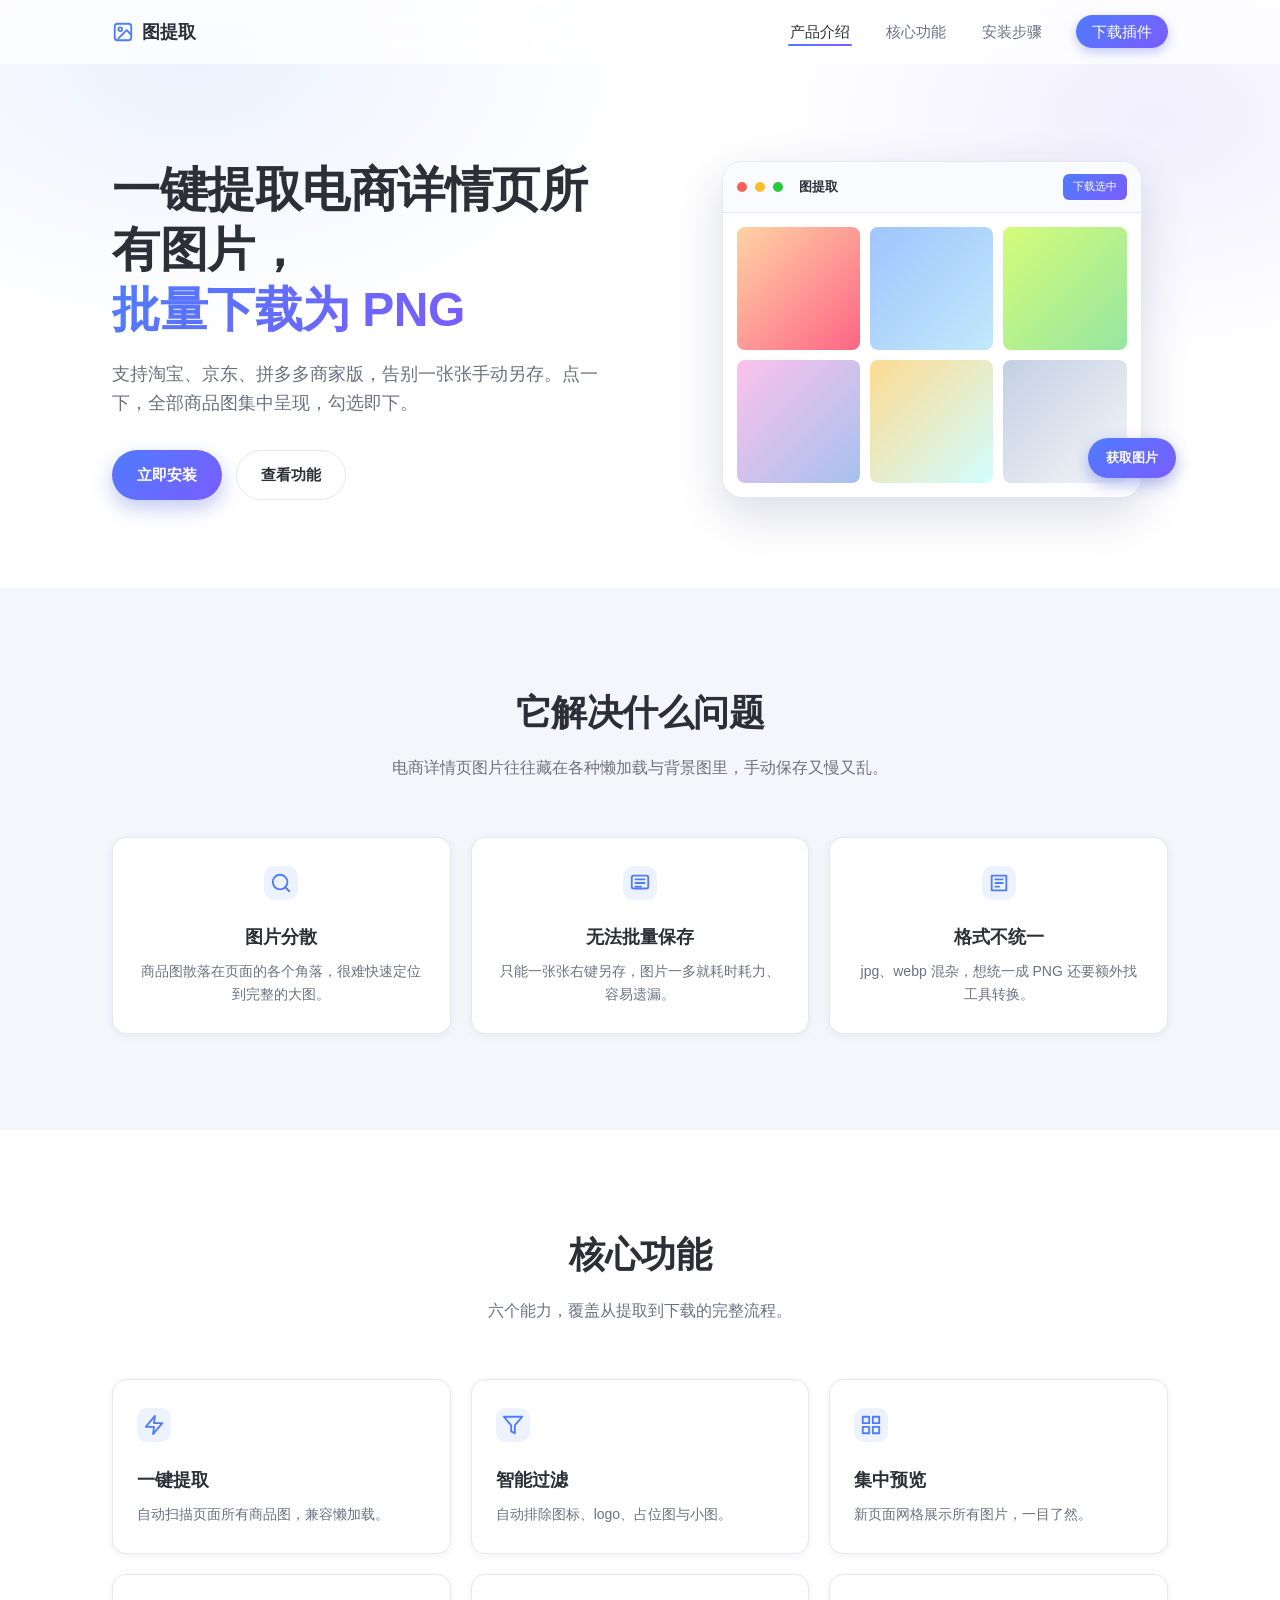
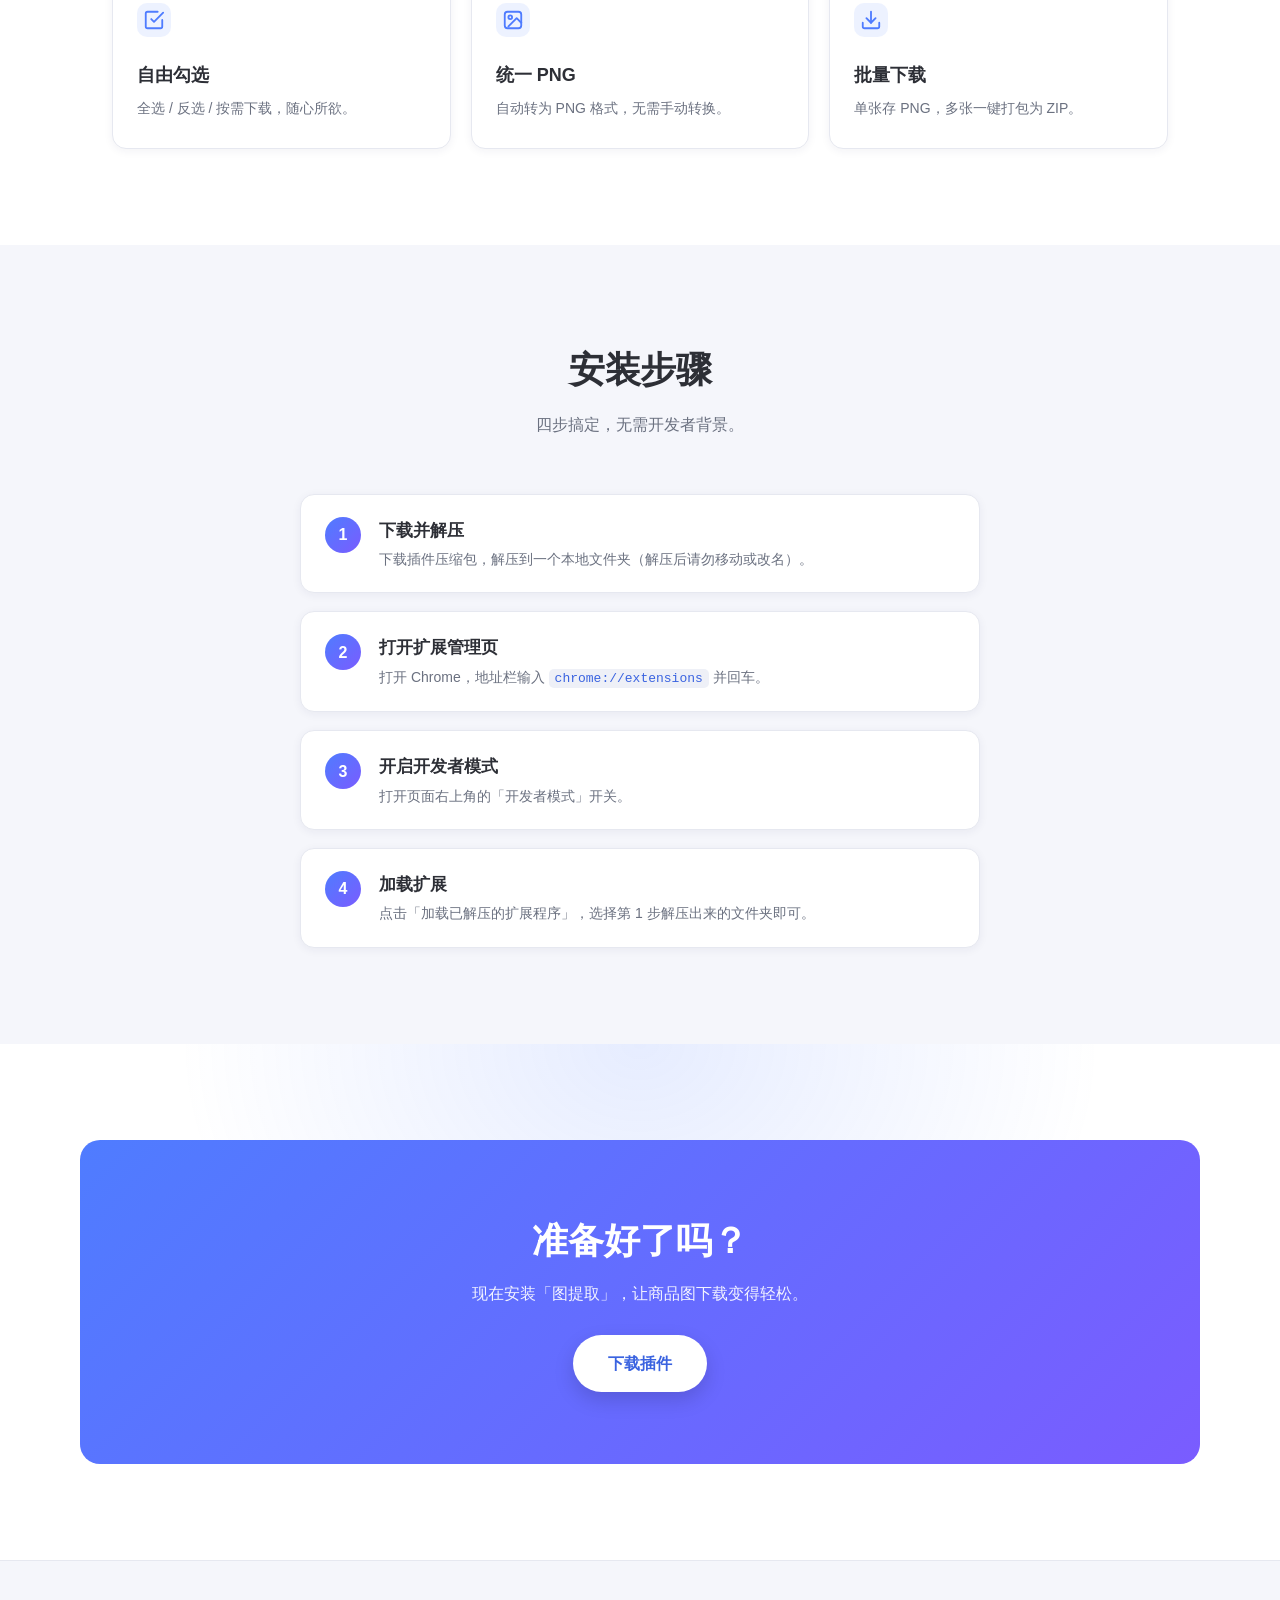
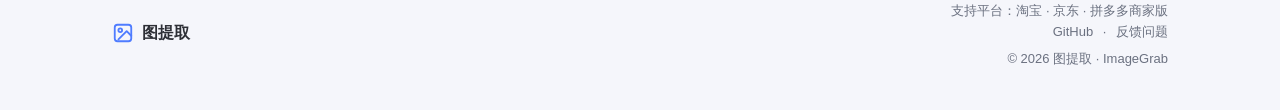
<file: docs/index.html>
<!DOCTYPE html>
<html lang="zh-CN">
<head>
  <meta charset="UTF-8">
  <meta name="viewport" content="width=device-width, initial-scale=1.0">
  <title>图提取 · 电商图片一键提取下载插件</title>
  <meta name="description" content="图提取（ImageGrab）：一键提取淘宝、京东、拼多多商家版商品详情页所有图片，集中预览、自由勾选、批量下载为 PNG。">
  <link rel="stylesheet" href="css/style.css">
</head>
<body>

  <!-- ============ 顶部导航栏 ============ -->
  <header class="navbar" id="navbar">
    <nav class="nav-inner">
      <!-- Logo -->
      <a href="#hero" class="logo" aria-label="图提取首页">
        <svg class="logo-icon" viewBox="0 0 24 24" fill="none" stroke="currentColor" stroke-width="2" stroke-linecap="round" stroke-linejoin="round" aria-hidden="true">
          <rect x="3" y="3" width="18" height="18" rx="3"></rect>
          <circle cx="9" cy="9" r="2"></circle>
          <path d="M21 15l-5-5-9 9"></path>
        </svg>
        <span>图提取</span>
      </a>

      <!-- 汉堡菜单按钮（移动端显示） -->
      <button class="menu-toggle" id="menuToggle" aria-label="打开菜单" aria-expanded="false" aria-controls="navLinks">
        <span></span><span></span><span></span>
      </button>

      <!-- 锚点导航 -->
      <ul class="nav-links" id="navLinks">
        <li><a href="#intro" class="nav-link">产品介绍</a></li>
        <li><a href="#features" class="nav-link">核心功能</a></li>
        <li><a href="#install" class="nav-link">安装步骤</a></li>
        <li><a href="#download" class="nav-link nav-cta">下载插件</a></li>
      </ul>
    </nav>
  </header>

  <main>
    <!-- ============ Hero 首屏 ============ -->
    <section id="hero" class="hero">
      <div class="container hero-inner">
        <div class="hero-text">
          <h1 class="hero-title">一键提取电商详情页所有图片，<br><span class="grad">批量下载为 PNG</span></h1>
          <p class="hero-sub">支持淘宝、京东、拼多多商家版，告别一张张手动另存。点一下，全部商品图集中呈现，勾选即下。</p>
          <div class="hero-actions">
            <a href="assets/image-grab-extension.zip" class="btn btn-primary" download>立即安装</a>
            <a href="#features" class="btn btn-ghost">查看功能</a>
          </div>
        </div>

        <!-- 右侧示意图：纯 CSS 模拟插件界面 -->
        <div class="hero-visual" aria-hidden="true">
          <div class="mockup">
            <div class="mockup-toolbar">
              <span class="dot red"></span>
              <span class="dot yellow"></span>
              <span class="dot green"></span>
              <span class="mockup-title">图提取</span>
              <span class="mockup-btn">下载选中</span>
            </div>
            <div class="mockup-grid">
              <div class="mockup-card"><div class="mockup-img g1"></div></div>
              <div class="mockup-card"><div class="mockup-img g2"></div></div>
              <div class="mockup-card"><div class="mockup-img g3"></div></div>
              <div class="mockup-card"><div class="mockup-img g4"></div></div>
              <div class="mockup-card"><div class="mockup-img g5"></div></div>
              <div class="mockup-card"><div class="mockup-img g6"></div></div>
            </div>
          </div>
          <span class="mockup-float">获取图片</span>
        </div>
      </div>
    </section>

    <!-- ============ 产品介绍 ============ -->
    <section id="intro" class="section intro">
      <div class="container">
        <h2 class="section-title">它解决什么问题</h2>
        <p class="section-sub">电商详情页图片往往藏在各种懒加载与背景图里，手动保存又慢又乱。</p>
        <div class="intro-grid">
          <div class="intro-card">
            <svg class="feature-icon" viewBox="0 0 24 24" fill="none" stroke="currentColor" stroke-width="2" stroke-linecap="round" stroke-linejoin="round" aria-hidden="true">
              <circle cx="11" cy="11" r="8"></circle><path d="M21 21l-4.35-4.35"></path>
            </svg>
            <h3>图片分散</h3>
            <p>商品图散落在页面的各个角落，很难快速定位到完整的大图。</p>
          </div>
          <div class="intro-card">
            <svg class="feature-icon" viewBox="0 0 24 24" fill="none" stroke="currentColor" stroke-width="2" stroke-linecap="round" stroke-linejoin="round" aria-hidden="true">
              <rect x="3" y="4" width="18" height="14" rx="2"></rect><path d="M7 8h10M7 12h10M7 16h6"></path>
            </svg>
            <h3>无法批量保存</h3>
            <p>只能一张张右键另存，图片一多就耗时耗力、容易遗漏。</p>
          </div>
          <div class="intro-card">
            <svg class="feature-icon" viewBox="0 0 24 24" fill="none" stroke="currentColor" stroke-width="2" stroke-linecap="round" stroke-linejoin="round" aria-hidden="true">
              <path d="M4 4h16v16H4z"></path><path d="M8 8h8M8 12h8M8 16h4"></path>
            </svg>
            <h3>格式不统一</h3>
            <p>jpg、webp 混杂，想统一成 PNG 还要额外找工具转换。</p>
          </div>
        </div>
      </div>
    </section>

    <!-- ============ 核心功能 ============ -->
    <section id="features" class="section features">
      <div class="container">
        <h2 class="section-title">核心功能</h2>
        <p class="section-sub">六个能力，覆盖从提取到下载的完整流程。</p>
        <div class="feature-grid">
          <div class="feature-card">
            <svg class="feature-icon" viewBox="0 0 24 24" fill="none" stroke="currentColor" stroke-width="2" stroke-linecap="round" stroke-linejoin="round" aria-hidden="true">
              <path d="M13 2L3 14h9l-1 8 10-12h-9l1-8z"></path>
            </svg>
            <h3>一键提取</h3>
            <p>自动扫描页面所有商品图，兼容懒加载。</p>
          </div>
          <div class="feature-card">
            <svg class="feature-icon" viewBox="0 0 24 24" fill="none" stroke="currentColor" stroke-width="2" stroke-linecap="round" stroke-linejoin="round" aria-hidden="true">
              <path d="M22 3H2l8 9.46V19l4 2v-8.54L22 3z"></path>
            </svg>
            <h3>智能过滤</h3>
            <p>自动排除图标、logo、占位图与小图。</p>
          </div>
          <div class="feature-card">
            <svg class="feature-icon" viewBox="0 0 24 24" fill="none" stroke="currentColor" stroke-width="2" stroke-linecap="round" stroke-linejoin="round" aria-hidden="true">
              <rect x="3" y="3" width="7" height="7"></rect><rect x="14" y="3" width="7" height="7"></rect><rect x="14" y="14" width="7" height="7"></rect><rect x="3" y="14" width="7" height="7"></rect>
            </svg>
            <h3>集中预览</h3>
            <p>新页面网格展示所有图片，一目了然。</p>
          </div>
          <div class="feature-card">
            <svg class="feature-icon" viewBox="0 0 24 24" fill="none" stroke="currentColor" stroke-width="2" stroke-linecap="round" stroke-linejoin="round" aria-hidden="true">
              <path d="M9 11l3 3L22 4"></path><path d="M21 12v7a2 2 0 01-2 2H5a2 2 0 01-2-2V5a2 2 0 012-2h11"></path>
            </svg>
            <h3>自由勾选</h3>
            <p>全选 / 反选 / 按需下载，随心所欲。</p>
          </div>
          <div class="feature-card">
            <svg class="feature-icon" viewBox="0 0 24 24" fill="none" stroke="currentColor" stroke-width="2" stroke-linecap="round" stroke-linejoin="round" aria-hidden="true">
              <rect x="3" y="3" width="18" height="18" rx="3"></rect><circle cx="9" cy="9" r="2"></circle><path d="M21 15l-5-5-9 9"></path>
            </svg>
            <h3>统一 PNG</h3>
            <p>自动转为 PNG 格式，无需手动转换。</p>
          </div>
          <div class="feature-card">
            <svg class="feature-icon" viewBox="0 0 24 24" fill="none" stroke="currentColor" stroke-width="2" stroke-linecap="round" stroke-linejoin="round" aria-hidden="true">
              <path d="M21 15v4a2 2 0 01-2 2H5a2 2 0 01-2-2v-4"></path><path d="M7 10l5 5 5-5"></path><path d="M12 15V3"></path>
            </svg>
            <h3>批量下载</h3>
            <p>单张存 PNG，多张一键打包为 ZIP。</p>
          </div>
        </div>
      </div>
    </section>

    <!-- ============ 安装步骤 ============ -->
    <section id="install" class="section install">
      <div class="container">
        <h2 class="section-title">安装步骤</h2>
        <p class="section-sub">四步搞定，无需开发者背景。</p>
        <ol class="steps">
          <li class="step">
            <span class="step-num">1</span>
            <div class="step-body">
              <h3>下载并解压</h3>
              <p>下载插件压缩包，解压到一个本地文件夹（解压后请勿移动或改名）。</p>
            </div>
          </li>
          <li class="step">
            <span class="step-num">2</span>
            <div class="step-body">
              <h3>打开扩展管理页</h3>
              <p>打开 Chrome，地址栏输入 <code>chrome://extensions</code> 并回车。</p>
            </div>
          </li>
          <li class="step">
            <span class="step-num">3</span>
            <div class="step-body">
              <h3>开启开发者模式</h3>
              <p>打开页面右上角的「开发者模式」开关。</p>
            </div>
          </li>
          <li class="step">
            <span class="step-num">4</span>
            <div class="step-body">
              <h3>加载扩展</h3>
              <p>点击「加载已解压的扩展程序」，选择第 1 步解压出来的文件夹即可。</p>
            </div>
          </li>
        </ol>
      </div>
    </section>

    <!-- ============ 底部 CTA ============ -->
    <section id="download" class="section cta">
      <div class="container cta-inner">
        <h2>准备好了吗？</h2>
        <p>现在安装「图提取」，让商品图下载变得轻松。</p>
        <a href="assets/image-grab-extension.zip" class="btn btn-primary btn-lg" download>下载插件</a>
      </div>
    </section>
  </main>

  <!-- ============ Footer ============ -->
  <footer class="footer">
    <div class="container footer-inner">
      <div class="footer-brand">
        <span class="logo">
          <svg class="logo-icon" viewBox="0 0 24 24" fill="none" stroke="currentColor" stroke-width="2" stroke-linecap="round" stroke-linejoin="round" aria-hidden="true">
            <rect x="3" y="3" width="18" height="18" rx="3"></rect>
            <circle cx="9" cy="9" r="2"></circle>
            <path d="M21 15l-5-5-9 9"></path>
          </svg>
          <span>图提取</span>
        </span>
      </div>
      <div class="footer-meta">
        <p>支持平台：淘宝 · 京东 · 拼多多商家版</p>
        <p class="footer-links">
          <a href="#">GitHub</a>
          <span class="sep">·</span>
          <a href="#">反馈问题</a>
        </p>
        <p class="copyright">© 2026 图提取 · ImageGrab</p>
      </div>
    </div>
  </footer>

  <script src="js/main.js"></script>
</body>
</html>
</file>
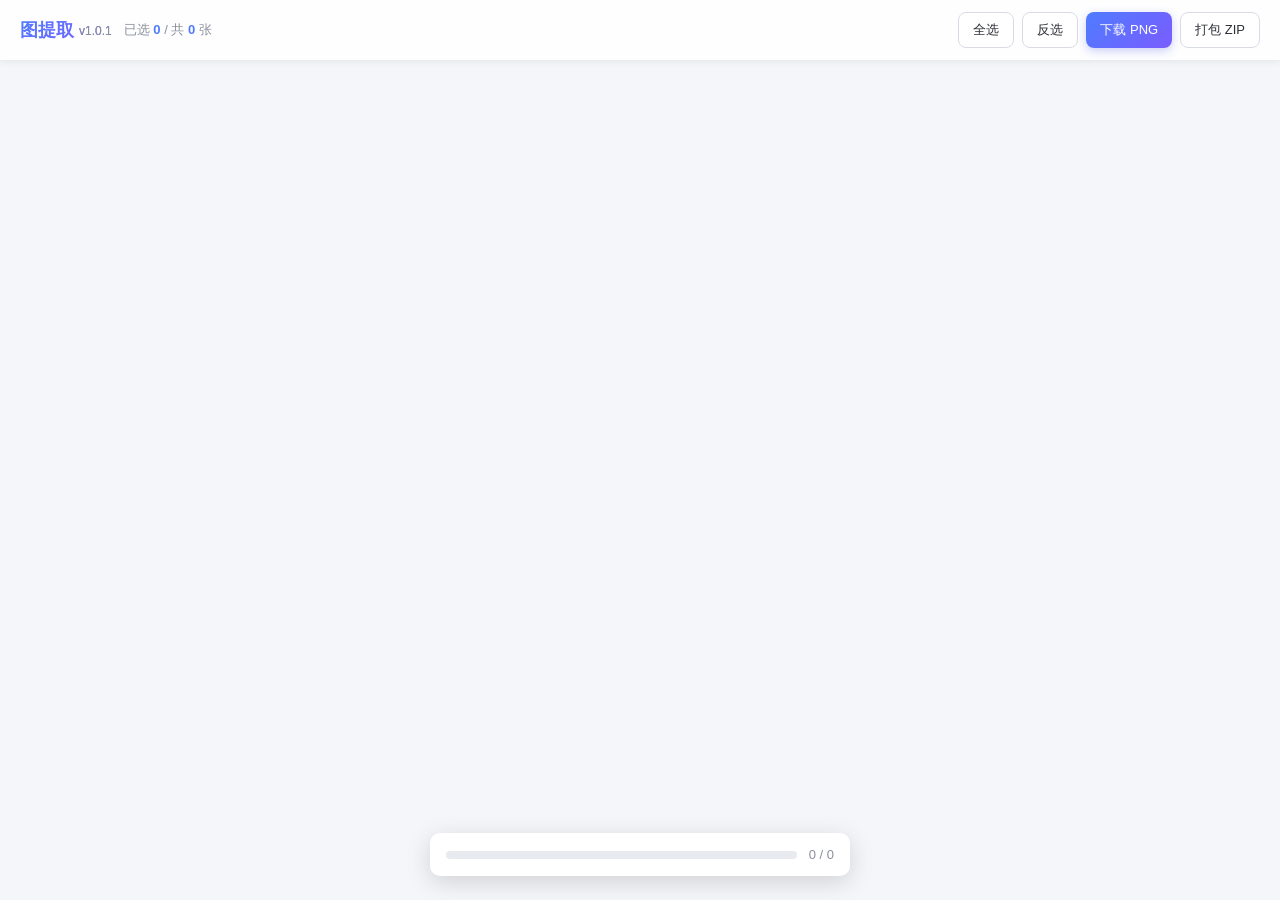
<file: image-grab-extension/gallery.html>
<!DOCTYPE html>
<html lang="zh-CN">
<head>
  <meta charset="UTF-8">
  <meta name="viewport" content="width=device-width, initial-scale=1.0">
  <title>图提取 - 选择并下载图片</title>
  <link rel="stylesheet" href="gallery.css">
</head>
<body>
  <!-- 顶部工具栏 -->
  <header class="toolbar">
    <div class="toolbar-left">
      <h1>图提取 <span class="ver">v1.0.1</span></h1>
      <span class="count">已选 <b id="selectedCount">0</b> / 共 <b id="totalCount">0</b> 张</span>
    </div>
    <div class="toolbar-right">
      <button id="selectAll" class="btn">全选</button>
      <button id="invert" class="btn">反选</button>
      <button id="downloadPngBtn" class="btn primary">下载 PNG</button>
      <button id="downloadZipBtn" class="btn">打包 ZIP</button>
    </div>
  </header>

  <!-- 图片网格 -->
  <main id="grid" class="grid"></main>

  <!-- 空状态 -->
  <div id="empty" class="empty" hidden>
    <p>暂无图片</p>
    <p class="hint">请先打开有图片的网页（如淘宝 / 京东 / 拼多多商家版的商品详情页），然后点击浏览器右上角的「图提取」扩展图标，即可自动抓取图片。</p>
    <p id="errorMsg" class="error" hidden></p>
  </div>

  <!-- 下载进度条 -->
  <div id="progress" class="progress" hidden>
    <div class="progress-track"><div id="progressFill" class="progress-fill"></div></div>
    <span id="progressText" class="progress-text">0 / 0</span>
  </div>

  <!-- 提示 -->
  <div id="toast" class="toast"></div>

  <script src="gallery.js"></script>
</body>
</html>
</file>
<file: docs/css/style.css>
/* ============================================================
   style.css — 图提取官网全站样式
   设计思路：蓝紫渐变主色，留白充足，圆角统一，卡片阴影柔和
   ============================================================ */

/* ---- CSS 变量：颜色、间距、圆角统一在此调整 ---- */
:root {
  --primary: #4f7cff;          /* 主色（蓝） */
  --primary-2: #7a5cff;        /* 主色（紫） */
  --primary-dark: #3a63e0;
  --grad: linear-gradient(135deg, var(--primary), var(--primary-2));

  --bg: #ffffff;
  --bg-soft: #f5f6fb;
  --text: #2d2f36;
  --muted: #6b7180;

  --border: #e6e8f0;
  --radius: 14px;
  --radius-lg: 20px;

  --shadow-sm: 0 2px 10px rgba(30, 40, 90, 0.06);
  --shadow: 0 8px 28px rgba(30, 40, 90, 0.10);
  --shadow-lg: 0 16px 48px rgba(30, 40, 90, 0.16);

  --font: -apple-system, "PingFang SC", "Microsoft YaHei", "Segoe UI", sans-serif;

  --container: 1120px;
  --nav-h: 64px;
}

/* ---- 基础重置 ---- */
* { box-sizing: border-box; margin: 0; padding: 0; }

html { scroll-behavior: smooth; }

body {
  font-family: var(--font);
  color: var(--text);
  background: var(--bg);
  line-height: 1.6;
  -webkit-font-smoothing: antialiased;
}

a { color: inherit; text-decoration: none; }
ul, ol { list-style: none; }

.container {
  width: 100%;
  max-width: var(--container);
  margin: 0 auto;
  padding: 0 clamp(16px, 4vw, 32px);
}

/* ============================================================
   顶部导航栏
   ============================================================ */
.navbar {
  position: fixed;
  top: 0;
  left: 0;
  right: 0;
  z-index: 100;
  height: var(--nav-h);
  background: rgba(255, 255, 255, 0.75);
  backdrop-filter: blur(14px);
  -webkit-backdrop-filter: blur(14px);
  transition: box-shadow 0.25s;
}

/* 滚动后导航栏加阴影（由 JS 切换 .scrolled） */
.navbar.scrolled { box-shadow: 0 2px 16px rgba(30, 40, 90, 0.10); }

.nav-inner {
  max-width: var(--container);
  height: 100%;
  margin: 0 auto;
  padding: 0 clamp(16px, 4vw, 32px);
  display: flex;
  align-items: center;
  justify-content: space-between;
}

.logo {
  display: inline-flex;
  align-items: center;
  gap: 8px;
  font-weight: 700;
  font-size: 18px;
}

.logo-icon { width: 22px; height: 22px; color: var(--primary); }

.nav-links {
  display: flex;
  align-items: center;
  gap: clamp(16px, 3vw, 32px);
}

.nav-link {
  font-size: 15px;
  color: var(--muted);
  padding: 6px 2px;
  position: relative;
  transition: color 0.2s;
}

.nav-link::after {
  content: "";
  position: absolute;
  left: 0;
  right: 100%;
  bottom: 0;
  height: 2px;
  border-radius: 2px;
  background: var(--grad);
  transition: right 0.25s;
}

.nav-link:hover,
.nav-link.active { color: var(--text); }

.nav-link.active::after { right: 0; }

/* 导航里的“下载插件”按钮样式 */
.nav-cta {
  color: #fff;
  padding: 8px 16px;
  background: var(--grad);
  border-radius: 999px;
  box-shadow: 0 4px 12px rgba(80, 100, 220, 0.35);
}
.nav-cta::after { display: none; }
.nav-cta:hover { color: #fff; opacity: 0.92; }

/* 汉堡菜单按钮（默认隐藏，移动端显示） */
.menu-toggle {
  display: none;
  flex-direction: column;
  justify-content: center;
  gap: 5px;
  width: 40px;
  height: 40px;
  background: transparent;
  border: none;
  cursor: pointer;
}

.menu-toggle span {
  display: block;
  width: 22px;
  height: 2px;
  background: var(--text);
  border-radius: 2px;
  transition: transform 0.25s, opacity 0.25s;
}

/* 汉堡展开态：三横线变叉 */
.menu-toggle.open span:nth-child(1) { transform: translateY(7px) rotate(45deg); }
.menu-toggle.open span:nth-child(2) { opacity: 0; }
.menu-toggle.open span:nth-child(3) { transform: translateY(-7px) rotate(-45deg); }

/* ============================================================
   Hero 首屏
   ============================================================ */
.hero {
  padding: calc(var(--nav-h) + clamp(40px, 8vw, 96px)) 0 clamp(40px, 8vw, 88px);
  background:
    radial-gradient(60% 80% at 15% 10%, rgba(79, 124, 255, 0.10), transparent 60%),
    radial-gradient(50% 70% at 90% 20%, rgba(122, 92, 255, 0.10), transparent 60%),
    var(--bg);
}

.hero-inner {
  display: grid;
  grid-template-columns: 1.1fr 1fr;
  align-items: center;
  gap: clamp(32px, 6vw, 64px);
}

.hero-title {
  font-size: clamp(30px, 5vw, 48px);
  line-height: 1.25;
  font-weight: 800;
  letter-spacing: -0.5px;
}

.grad {
  background: var(--grad);
  -webkit-background-clip: text;
  background-clip: text;
  color: transparent;
}

.hero-sub {
  margin-top: 20px;
  font-size: clamp(15px, 2vw, 18px);
  color: var(--muted);
  max-width: 520px;
}

.hero-actions {
  margin-top: 32px;
  display: flex;
  gap: 14px;
  flex-wrap: wrap;
}

/* 通用按钮 */
.btn {
  display: inline-flex;
  align-items: center;
  justify-content: center;
  padding: 12px 24px;
  font-size: 15px;
  font-weight: 600;
  border-radius: 999px;
  border: 1px solid transparent;
  cursor: pointer;
  transition: transform 0.2s, box-shadow 0.2s, opacity 0.2s;
}

.btn-primary {
  color: #fff;
  background: var(--grad);
  box-shadow: 0 8px 20px rgba(80, 100, 220, 0.35);
}
.btn-primary:hover { transform: translateY(-2px); box-shadow: 0 12px 28px rgba(80, 100, 220, 0.42); }

.btn-ghost {
  color: var(--text);
  background: #fff;
  border-color: var(--border);
}
.btn-ghost:hover { border-color: var(--primary); color: var(--primary); }

.btn-lg { padding: 15px 34px; font-size: 16px; }

/* ============================================================
   Hero 示意图（纯 CSS 模拟插件界面）
   ============================================================ */
.hero-visual {
  position: relative;
  display: flex;
  justify-content: center;
}

.mockup {
  width: 100%;
  max-width: 420px;
  background: #fff;
  border: 1px solid var(--border);
  border-radius: var(--radius-lg);
  box-shadow: var(--shadow-lg);
  overflow: hidden;
}

.mockup-toolbar {
  display: flex;
  align-items: center;
  gap: 8px;
  padding: 12px 14px;
  border-bottom: 1px solid var(--border);
  background: #fafbff;
}

.dot { width: 10px; height: 10px; border-radius: 50%; }
.dot.red { background: #ff5f57; }
.dot.yellow { background: #febc2e; }
.dot.green { background: #28c840; }

.mockup-title {
  margin-left: 8px;
  font-size: 13px;
  font-weight: 700;
  color: var(--text);
  flex: 1;
}

.mockup-btn {
  font-size: 11px;
  color: #fff;
  background: var(--grad);
  padding: 4px 10px;
  border-radius: 6px;
}

.mockup-grid {
  display: grid;
  grid-template-columns: repeat(3, 1fr);
  gap: 10px;
  padding: 14px;
}

.mockup-card {
  aspect-ratio: 1 / 1;
  border-radius: 8px;
  overflow: hidden;
  background: #eeeef2;
}

.mockup-img { width: 100%; height: 100%; }

/* 用渐变色块模拟不同的商品图 */
.g1 { background: linear-gradient(135deg, #ffd3a5, #fd6585); }
.g2 { background: linear-gradient(135deg, #a1c4fd, #c2e9fb); }
.g3 { background: linear-gradient(135deg, #d4fc79, #96e6a1); }
.g4 { background: linear-gradient(135deg, #fbc2eb, #a6c1ee); }
.g5 { background: linear-gradient(135deg, #fddb92, #d1fdff); }
.g6 { background: linear-gradient(135deg, #c3cfe2, #f5f7fa); }

/* 右下角悬浮“获取图片”按钮（模拟详情页按钮） */
.mockup-float {
  position: absolute;
  right: -8px;
  bottom: 20px;
  padding: 10px 18px;
  font-size: 13px;
  font-weight: 600;
  color: #fff;
  background: var(--grad);
  border-radius: 999px;
  box-shadow: 0 6px 16px rgba(80, 100, 220, 0.45);
}

/* ============================================================
   通用区块
   ============================================================ */
.section { padding: clamp(56px, 9vw, 96px) 0; }

.section-title {
  font-size: clamp(26px, 4vw, 36px);
  font-weight: 800;
  text-align: center;
  letter-spacing: -0.5px;
}

.section-sub {
  margin: 14px auto 0;
  max-width: 560px;
  text-align: center;
  color: var(--muted);
  font-size: clamp(14px, 2vw, 16px);
}

/* ============================================================
   产品介绍
   ============================================================ */
.intro { background: var(--bg-soft); }

.intro-grid {
  margin-top: clamp(32px, 5vw, 56px);
  display: grid;
  grid-template-columns: repeat(3, 1fr);
  gap: 20px;
}

.intro-card {
  background: #fff;
  border: 1px solid var(--border);
  border-radius: var(--radius);
  padding: 28px 24px;
  text-align: center;
  box-shadow: var(--shadow-sm);
  transition: transform 0.25s, box-shadow 0.25s;
}
.intro-card:hover { transform: translateY(-4px); box-shadow: var(--shadow); }

.intro-card h3 { margin: 16px 0 8px; font-size: 18px; }
.intro-card p { font-size: 14px; color: var(--muted); }

.feature-icon {
  width: 34px;
  height: 34px;
  color: var(--primary);
  background: rgba(79, 124, 255, 0.10);
  border-radius: 10px;
  padding: 6px;
}

/* ============================================================
   核心功能
   ============================================================ */
.feature-grid {
  margin-top: clamp(32px, 5vw, 56px);
  display: grid;
  grid-template-columns: repeat(3, 1fr);
  gap: 20px;
}

.feature-card {
  background: #fff;
  border: 1px solid var(--border);
  border-radius: var(--radius);
  padding: 28px 24px;
  box-shadow: var(--shadow-sm);
  transition: transform 0.25s, box-shadow 0.25s;
}
.feature-card:hover { transform: translateY(-4px); box-shadow: var(--shadow); }

.feature-card h3 { margin: 16px 0 8px; font-size: 18px; }
.feature-card p { font-size: 14px; color: var(--muted); }

/* ============================================================
   安装步骤
   ============================================================ */
.install { background: var(--bg-soft); }

.steps {
  margin-top: clamp(32px, 5vw, 56px);
  max-width: 680px;
  margin-left: auto;
  margin-right: auto;
  display: flex;
  flex-direction: column;
  gap: 18px;
}

.step {
  display: flex;
  gap: 18px;
  align-items: flex-start;
  background: #fff;
  border: 1px solid var(--border);
  border-radius: var(--radius);
  padding: 22px 24px;
  box-shadow: var(--shadow-sm);
}

.step-num {
  flex-shrink: 0;
  width: 36px;
  height: 36px;
  display: flex;
  align-items: center;
  justify-content: center;
  font-weight: 700;
  color: #fff;
  background: var(--grad);
  border-radius: 50%;
}

.step-body h3 { font-size: 17px; }
.step-body p { margin-top: 4px; font-size: 14px; color: var(--muted); }

code {
  font-family: "SFMono-Regular", Consolas, "Liberation Mono", monospace;
  background: #eef0f7;
  color: var(--primary-dark);
  padding: 2px 6px;
  border-radius: 5px;
  font-size: 13px;
}

/* ============================================================
   底部 CTA
   ============================================================ */
.cta {
  background:
    radial-gradient(60% 120% at 50% 0%, rgba(79, 124, 255, 0.14), transparent 60%),
    var(--bg);
}

.cta-inner {
  text-align: center;
  background: var(--grad);
  border-radius: var(--radius-lg);
  padding: clamp(40px, 7vw, 72px) 24px;
  color: #fff;
}

.cta-inner h2 { font-size: clamp(26px, 4vw, 36px); font-weight: 800; }
.cta-inner p { margin: 12px 0 28px; opacity: 0.92; }

.cta-inner .btn-primary {
  background: #fff;
  color: var(--primary-dark);
  box-shadow: 0 8px 20px rgba(0, 0, 0, 0.15);
}

/* ============================================================
   Footer
   ============================================================ */
.footer {
  border-top: 1px solid var(--border);
  padding: 40px 0;
  background: var(--bg-soft);
}

.footer-inner {
  display: flex;
  align-items: center;
  justify-content: space-between;
  gap: 20px;
  flex-wrap: wrap;
}

.footer-brand .logo { font-size: 16px; }

.footer-meta { text-align: right; font-size: 13px; color: var(--muted); }

.footer-links a:hover { color: var(--primary); }
.sep { margin: 0 6px; }
.copyright { margin-top: 6px; }

/* ============================================================
   滚动进入视口的淡入上移动画
   ============================================================ */
.reveal {
  opacity: 0;
  transform: translateY(24px);
  transition: opacity 0.6s ease, transform 0.6s ease;
}

.reveal.visible {
  opacity: 1;
  transform: translateY(0);
}

/* ============================================================
   响应式断点
   ============================================================ */

/* 平板（768px ~ 1023px） */
@media (max-width: 1023px) {
  .hero-inner { grid-template-columns: 1fr; text-align: center; }
  .hero-sub { margin-left: auto; margin-right: auto; }
  .hero-actions { justify-content: center; }
  .hero-visual { margin-top: 20px; }
  .intro-grid,
  .feature-grid { grid-template-columns: repeat(2, 1fr); }
}

/* 手机（<768px） */
@media (max-width: 767px) {
  /* 汉堡菜单显示，导航折叠为下拉 */
  .menu-toggle { display: flex; }

  .nav-links {
    position: absolute;
    top: var(--nav-h);
    left: 0;
    right: 0;
    flex-direction: column;
    align-items: stretch;
    gap: 0;
    background: #fff;
    box-shadow: var(--shadow);
    padding: 12px 16px;
    /* 默认收起 */
    max-height: 0;
    overflow: hidden;
    opacity: 0;
    transition: max-height 0.3s ease, opacity 0.3s ease, padding 0.3s ease;
  }

  .nav-links.open {
    max-height: 320px;
    opacity: 1;
    padding: 12px 16px;
  }

  .nav-links li { width: 100%; }

  .nav-link {
    display: block;
    padding: 12px 4px;
    border-bottom: 1px solid var(--border);
  }
  .nav-link::after { display: none; }
  .nav-links li:last-child .nav-link { border-bottom: none; }

  .nav-cta {
    text-align: center;
    margin-top: 6px;
    border-radius: 8px;
  }

  /* 网格单列 */
  .intro-grid,
  .feature-grid { grid-template-columns: 1fr; }

  .mockup-float { right: 0; }
  .footer-inner { flex-direction: column; text-align: center; }
  .footer-meta { text-align: center; }
}
</file>
<file: image-grab-extension/gallery.css>
/* gallery.css：画廊页样式（网格展示 + 勾选 + 下载） */

:root {
  --primary: #4f7cff;
  --primary-dark: #3a63e0;
  --bg: #f5f6fa;
  --card-bg: #fff;
  --text: #2d2f36;
  --muted: #8a8f9c;
  --radius: 12px;
  --shadow: 0 2px 10px rgba(0, 0, 0, 0.06);
  --shadow-hover: 0 8px 24px rgba(0, 0, 0, 0.12);
}

* { box-sizing: border-box; margin: 0; padding: 0; }

body {
  font-family: -apple-system, "PingFang SC", "Microsoft YaHei", sans-serif;
  background: var(--bg);
  color: var(--text);
  min-height: 100vh;
}

/* 顶部工具栏 */
.toolbar {
  position: sticky;
  top: 0;
  z-index: 10;
  display: flex;
  align-items: center;
  justify-content: space-between;
  gap: 12px;
  padding: 12px 20px;
  background: rgba(255, 255, 255, 0.85);
  backdrop-filter: blur(10px);
  box-shadow: 0 1px 8px rgba(0, 0, 0, 0.08);
  flex-wrap: wrap;
}

.toolbar-left { display: flex; align-items: center; gap: 12px; }

.toolbar-left h1 {
  font-size: 18px;
  background: linear-gradient(135deg, #4f7cff, #7a5cff);
  -webkit-background-clip: text;
  background-clip: text;
  color: transparent;
}

.toolbar-left h1 .ver {
  font-size: 12px;
  font-weight: normal;
  background: none;
  -webkit-background-clip: initial;
  background-clip: initial;
  color: var(--muted);
  vertical-align: middle;
}

.count { font-size: 13px; color: var(--muted); }
.count b { color: var(--primary); }
.toolbar-right { display: flex; gap: 8px; }

.btn {
  padding: 8px 14px;
  font-size: 13px;
  border: 1px solid #d8dbe4;
  background: #fff;
  color: var(--text);
  border-radius: 8px;
  cursor: pointer;
  transition: all 0.2s;
}

.btn:hover { border-color: var(--primary); color: var(--primary); }

.btn.primary {
  background: linear-gradient(135deg, #4f7cff, #7a5cff);
  color: #fff;
  border: none;
  box-shadow: 0 3px 10px rgba(80, 100, 220, 0.3);
}

.btn.primary:hover { opacity: 0.92; color: #fff; }
.btn:disabled { opacity: 0.5; cursor: not-allowed; }

/* 图片网格 */
.grid {
  display: grid;
  grid-template-columns: repeat(auto-fill, minmax(180px, 1fr));
  gap: 16px;
  padding: 20px;
}

.card {
  position: relative;
  background: var(--card-bg);
  border-radius: var(--radius);
  box-shadow: var(--shadow);
  overflow: hidden;
  transition: transform 0.2s, box-shadow 0.2s;
}

.card:hover { transform: translateY(-4px); box-shadow: var(--shadow-hover); }

.card-inner { display: block; cursor: pointer; }

.img-wrap {
  width: 100%;
  aspect-ratio: 1 / 1;
  overflow: hidden;
  background: #eeeef2;
}

.img-wrap img {
  width: 100%;
  height: 100%;
  object-fit: cover;
  display: block;
}

.card-meta {
  display: flex;
  align-items: center;
  justify-content: space-between;
  padding: 8px 10px;
  font-size: 12px;
  color: var(--muted);
}

.idx { color: #b3b7c4; }

.chk {
  position: absolute;
  top: 8px;
  left: 8px;
  width: 18px;
  height: 18px;
  cursor: pointer;
  accent-color: var(--primary);
}

/* 空状态 */
.empty {
  text-align: center;
  color: var(--muted);
  padding: 80px 20px;
}

.empty .hint { margin-top: 8px; font-size: 13px; }

.empty .error { margin-top: 12px; font-size: 13px; color: #e5484d; }

/* 进度条 */
.progress {
  position: fixed;
  left: 50%;
  bottom: 24px;
  transform: translateX(-50%);
  width: min(420px, 90vw);
  background: #fff;
  border-radius: 10px;
  padding: 14px 16px;
  box-shadow: 0 6px 24px rgba(0, 0, 0, 0.15);
  display: flex;
  align-items: center;
  gap: 12px;
}

.progress-track {
  flex: 1;
  height: 8px;
  background: #e8eaf0;
  border-radius: 4px;
  overflow: hidden;
}

.progress-fill {
  height: 100%;
  width: 0;
  background: linear-gradient(90deg, #4f7cff, #7a5cff);
  transition: width 0.2s;
}

.progress-text { font-size: 13px; color: var(--muted); white-space: nowrap; }

/* 提示 toast */
.toast {
  position: fixed;
  left: 50%;
  bottom: 90px;
  transform: translateX(-50%);
  padding: 10px 18px;
  font-size: 14px;
  color: #fff;
  background: rgba(0, 0, 0, 0.78);
  border-radius: 8px;
  opacity: 0;
  pointer-events: none;
  transition: opacity 0.3s;
  z-index: 20;
}

.toast.show { opacity: 1; }

/* 移动端适配 */
@media (max-width: 768px) {
  .toolbar { flex-direction: column; align-items: flex-start; }
  .toolbar-right { width: 100%; flex-wrap: wrap; }
  .toolbar-right .btn { flex: 1 1 40%; }
  .grid {
    grid-template-columns: repeat(auto-fill, minmax(120px, 1fr));
    gap: 10px;
    padding: 12px;
  }
}
</file>
